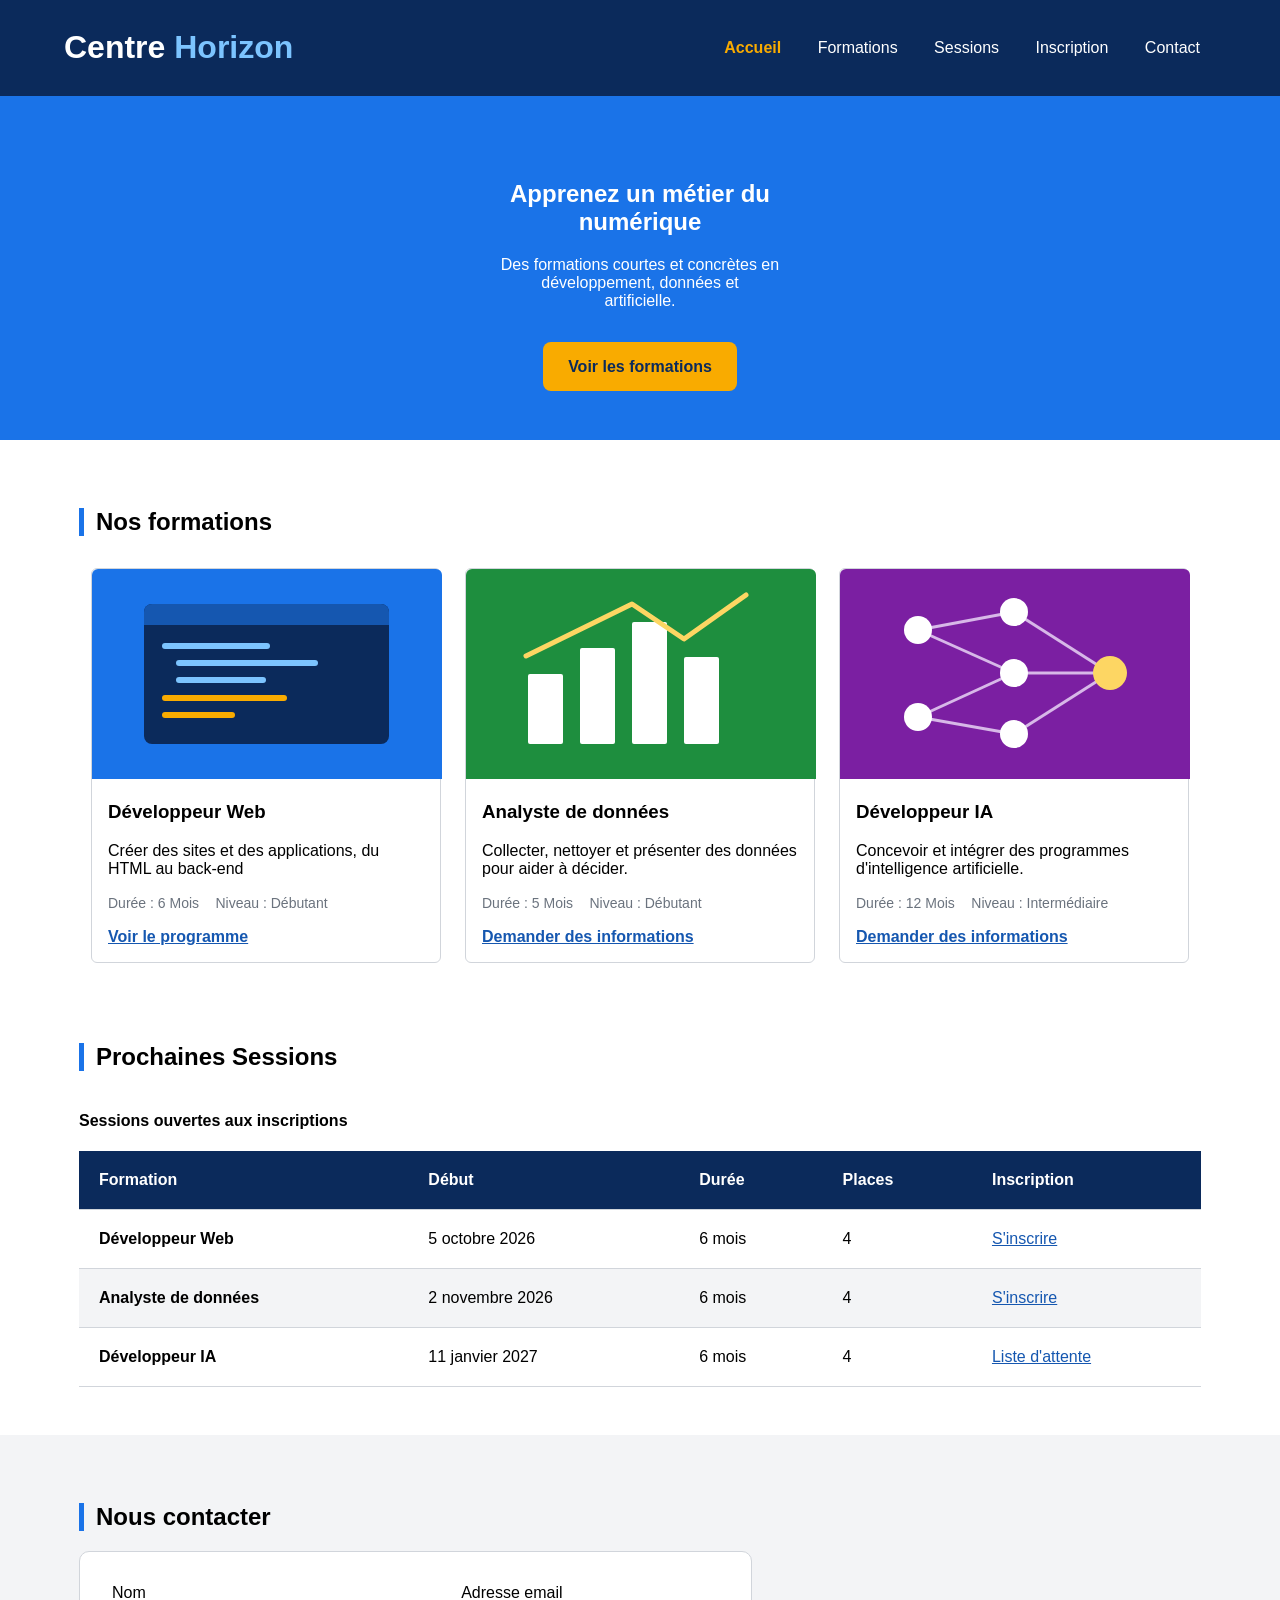
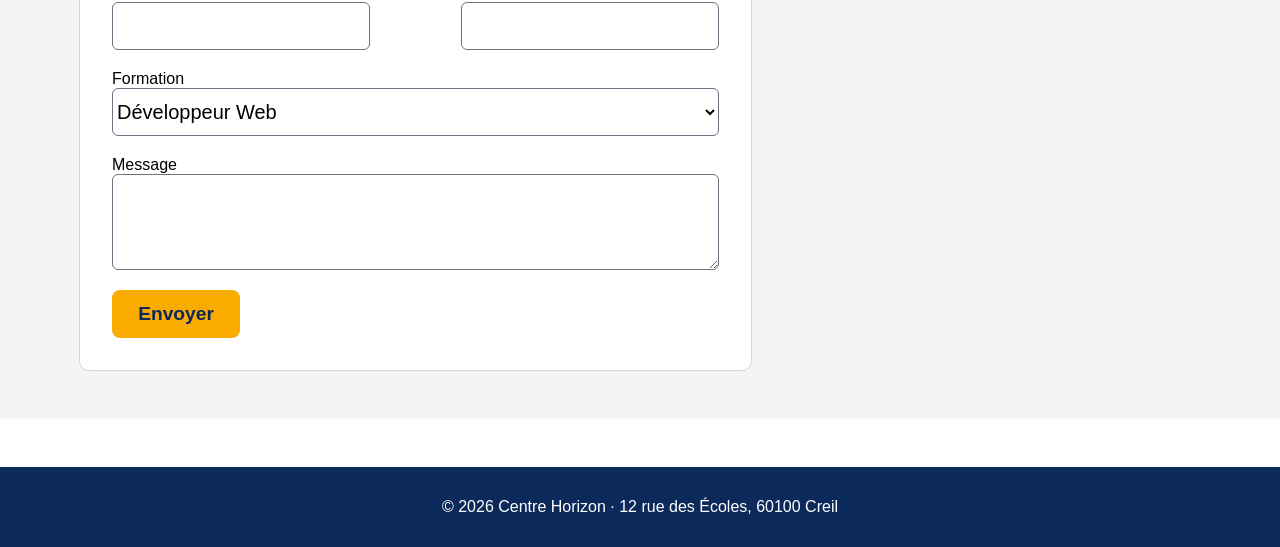
<file: index.html>
<!DOCTYPE html>
<html lang="en">
<head>
    <meta charset="UTF-8">
    <meta name="viewport" content="width=device-width, initial-scale=1.0">
    <link rel="stylesheet" href="css/style.css">
    <title>Centre Horizon - Accueil</title>
</head>
<body class="flex-center">
    <header>
        <h1>Centre <span class="blue-title">Horizon</span></h1>
        <nav>
            <a href="index.html" class="active-page">Accueil</a>
            <a href="formation.html">Formations</a>
            <a href="#">Sessions</a>
            <a href="inscription.html">Inscription</a>
            <a href="#contact">Contact</a>
        </nav>
    </header>
    <section class="home-top">
        <h1>Apprenez un métier du numérique</h1>
        <p>Des formations courtes et concrètes en développement, données et<br>artificielle.</p>
        <a href="formation.html" class="button">Voir les formations</a>
    </section>
    <main>
        <h2>Nos formations</h2>
        <section class="container">
            <div id="card1" class="card">
                <img src="img/dev.svg" alt="">
                <div class="card-text">
                    <h3>Développeur Web</h3>
                    <p>Créer des sites et des applications, du HTML au back-end</p>
                    <p>
                        <span>Durée : 6 Mois</span>
                        <span>Niveau : Débutant</span>
                    </p>
                    <a href="">Voir le programme</a>
                </div>
            </div>
            <div id="card2" class="card">
                <img src="img/data.svg" alt="">
                <div class="card-text">
                    <h3>Analyste de données</h3>
                    <p>Collecter, nettoyer et présenter des données pour aider à décider.</p>
                    <p>
                        <span>Durée : 5 Mois</span>
                        <span>Niveau : Débutant</span>
                    </p>
                    <a href="">Demander des informations</a>
                </div>
            </div>
            <div id="card3" class="card">
                <img src="img/ia.svg" alt="">
                <div class="card-text">
                    <h3>Développeur IA</h3>
                    <p>Concevoir et intégrer des programmes d'intelligence artificielle.</p>
                    <p>
                        <span>Durée : 12 Mois</span>
                        <span>Niveau : Intermédiaire</span>
                    </p>
                    <a href="">Demander des informations</a>
                </div>
            </div>
        </section>
        <section class="home-mid">
            <h2>Prochaines Sessions</h2>
            <div>
                <h4>Sessions ouvertes aux inscriptions</h4>
                <table>
                <thead>
                    <tr>
                        <th>Formation</th>
                        <th>Début</th>
                        <th>Durée</th>
                        <th>Places</th>
                        <th>Inscription</th>
                    </tr>
                </thead>
                <tbody>
                    <tr>
                        <td><strong>Développeur Web</strong></td>
                        <td>5 octobre 2026</td>
                        <td>6 mois</td>
                        <td>4</td>
                        <td><a href="inscription.html" class="blue-link">S'inscrire</a></td>
                    </tr>

                    <tr class="grey-bg">
                        <td><strong>Analyste de données</strong></td>
                        <td>2 novembre 2026</td>
                        <td>6 mois</td>
                        <td>4</td>
                        <td><a href="inscription.html" class="blue-link">S'inscrire</a></td>
                    </tr>

                    <tr>
                        <td><strong>Développeur IA</strong></td>
                        <td>11 janvier 2027</td>
                        <td>6 mois</td>
                        <td>4</td>
                        <td><a href="#" class="blue-link">Liste d'attente</a></td>
                    </tr>
                </tbody>
            </table>
            </div>
        </section>
        <section id="contact" class="home-bottom grey-bg">
            <h2>Nous contacter</h2>
            <form action="post" class="contact-form">
                <div class="contact-top">
                    <div class="input-ctn"><label for="name">Nom</label>
                    <input type="text" id="name"></div>
                    <div class="input-ctn"><label for="email">Adresse email</label>
                    <input type="email" id="email"></div>
                </div>
                <div class="contact-bottom">
                    <label for="formation">Formation</label>
                    <select name="formation" id="formation">
                        <option value="web">Développeur Web</option>
                        <option value="data">Analyste de données</option>
                        <option value="ai">Développeur IA</option>
                    </select>
                    <label for="message">Message</label>
                    <textarea name="message" id="message" cols="20"></textarea>
                </div>
                <input type="submit" value="Envoyer" class="button send-button">
            </form>
        </section>
    </main>
    <footer>
        <p>
            &copy; 2026 Centre Horizon · 12 rue des Écoles, 60100 Creil
        </p>
    </footer>
</body>
</html>
</file>
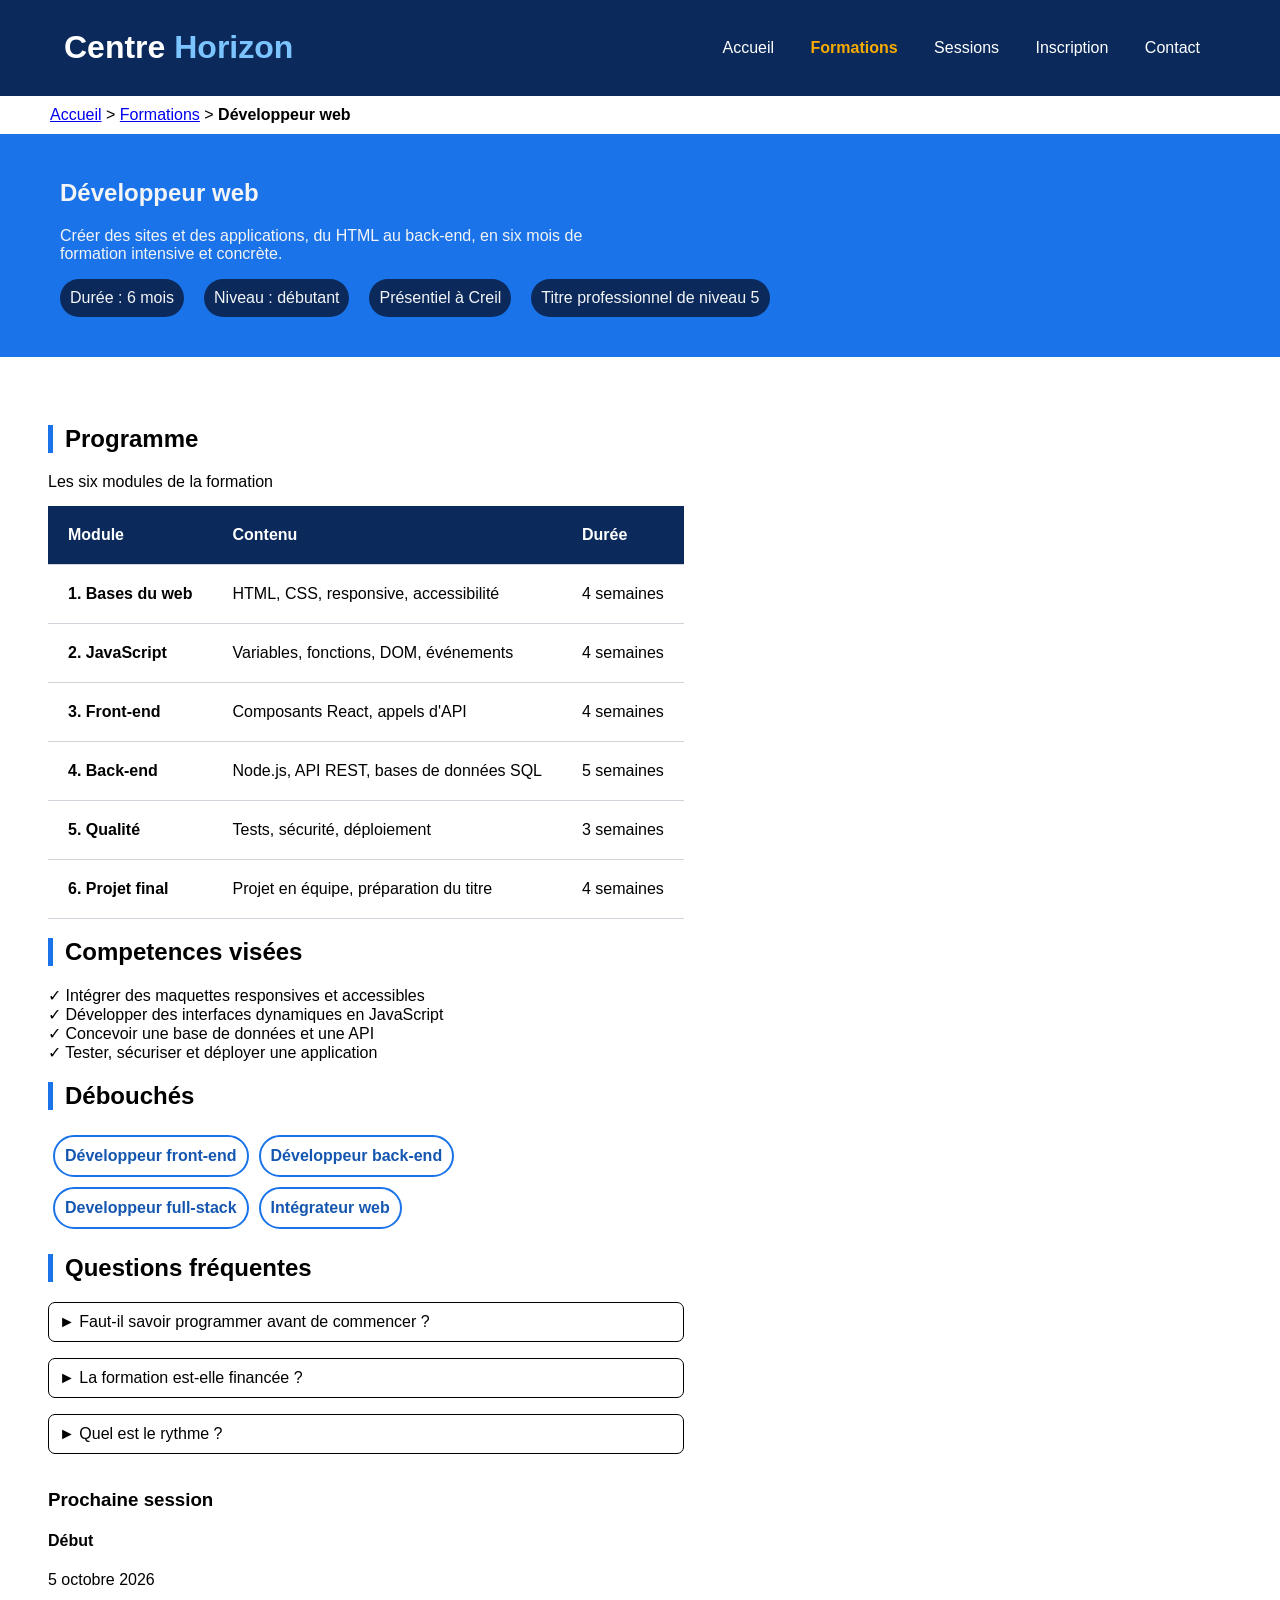
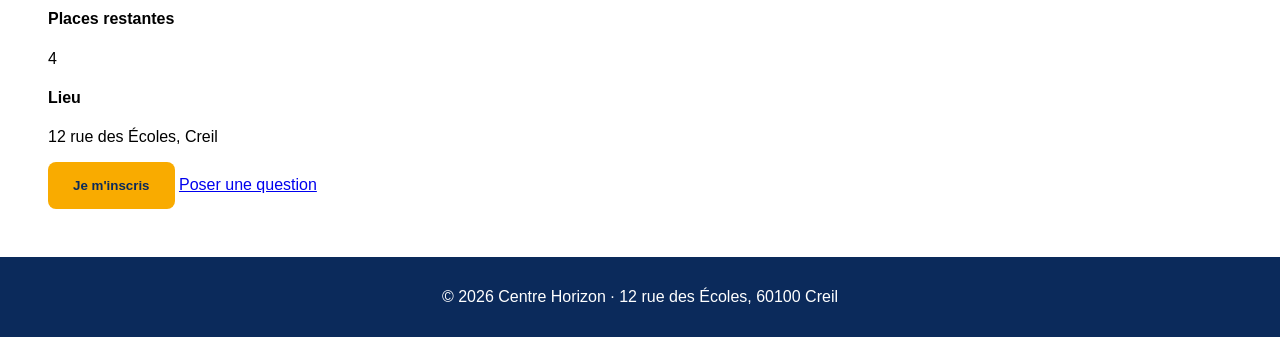
<file: formation.html>
<!DOCTYPE html>
<html lang="fr">
    <head>
        <meta charset="UTF-8">
        <meta name="viewport" content="width=device-width, initial-scale=1.0">
        <title>Centre Horizon - Formation</title>
        <link rel="stylesheet" href="./css/style.css">
    </head>
    <body>
        <header>
            <h1>Centre <span class="blue-title">Horizon</span></h1>
            <nav>
                <a href="index.html">Accueil</a>
                <a href="formation.html" class="active-page">Formations</a>
                <a href="#">Sessions</a>
                <a href="inscription.html">Inscription</a>
                <a href="#">Contact</a>
            </nav>
        </header>

        <section class="fil_Ariane">
            <a href="index.html">Accueil</a>
            >
            <a href="formation.html">Formations</a>
            >
            <strong>
                Développeur web
            </strong>
        </section>

        <section class="formation-top">
            <h1>
                Développeur web
            </h1>
            <p>
                Créer des sites et des applications, du HTML au back-end, en six mois de
                formation intensive et concrète.
            </p>
            <ul class="info-formation">
                <li>Durée : 6 mois</li>
                <li>Niveau : débutant</li>
                <li>Présentiel à Creil</li>
                <li>Titre professionnel de niveau 5</li>
            </ul>
        </section>

        <main>
            <section class="programme">
                <h2>
                    Programme
                </h2>

                <table>
                    <caption> Les six modules de la formation </caption>
                    <thead>
                        <tr>
                            <th>Module</th>
                            <th>Contenu</th>
                            <th>Durée</th>
                        </tr>
                    </thead>
                    <tbody>
                        <tr>
                            <td><strong>1. Bases du web</strong></td>
                            <td>HTML, CSS, responsive, accessibilité</td>
                            <td>4 semaines</td>
                        </tr>
                        <tr>
                            <td><strong>2. JavaScript</strong></td>
                            <td>Variables, fonctions, DOM, événements</td>
                            <td>4 semaines</td>
                        </tr>
                        <tr>
                            <td><strong>3. Front-end</strong></td>
                            <td>Composants React, appels d'API</td>
                            <td>4 semaines</td>
                        </tr>
                        <tr>
                            <td><strong>4. Back-end</strong></td>
                            <td>Node.js, API REST, bases de données SQL</td>
                            <td>5 semaines</td>
                        </tr>
                        <tr>
                            <td><strong>5. Qualité</strong></td>
                            <td>Tests, sécurité, déploiement</td>
                            <td>3 semaines</td>
                        </tr>
                        <tr>
                            <td><strong>6. Projet final</strong></td>
                            <td>Projet en équipe, préparation du titre</td>
                            <td>4 semaines</td>
                        </tr>
                    </tbody>
                </table>
            </section>

            <section class="competences">
                <h2>Competences visées</h2>
                <ul>
                    <li> <span class="check">✓</span> Intégrer des maquettes responsives et accessibles</li>
                    <li> <span class="check">✓</span> Développer des interfaces dynamiques en JavaScript</li>
                    <li> <span class="check">✓</span> Concevoir une base de données et une API</li>
                    <li> <span class="check">✓</span> Tester, sécuriser et déployer une application</li>
                </ul>
            </section>

            <section class="debouches">
                <h2>Débouchés</h2>
                <div>
                    <p>
                        Développeur front-end
                    </p>
                    <p>
                        Développeur back-end
                    </p>
                </div>

                <div>
                    <p>
                        Developpeur full-stack
                    </p>
                    <p>
                        Intégrateur web
                    </p>
                </div>
            </section>

            <section class="questions">
                <h2>Questions fréquentes</h2>
                <p>► Faut-il savoir programmer avant de commencer ?</p>
                <p>► La formation est-elle financée ?</p>
                <p>► Quel est le rythme ?</p>
            </section>

            <aside>
                <section>
                    <h3>Prochaine session</h3>
                    <article>
                        <h4>Début</h4>
                        <p>5 octobre 2026</p>
                    </article>
                    <article>
                        <h4>
                            Places restantes
                        </h4>
                        <p>4</p>
                    </article>
                    <article>
                        <h4>Lieu</h4>
                        <p>12 rue des Écoles, Creil</p>
                    </article>

                    <button class="button">Je m'inscris</button>
                    <a href="#">Poser une question</a>
                </section>
            </aside>
        </main>

        <footer>
            <p>
                &copy; 2026 Centre Horizon · 12 rue des Écoles, 60100 Creil
            </p>
        </footer>
    </body>
</html>
</file>
<file: css/style.css>
* {
    box-sizing: border-box;
}


:root{
    /* Variables permettant de changer les couleurs pour tous les éléments ayant cette couleur */
    --navy-blue: #0b2a5b;
    --blue: #1a73e8;
    --light-blue: #7cc4ff;
    --link-color: #1557b0;
    --link-hover: #5f97e0;
    --yellow: #f9ab00;
    --nav-link-active: #f9ab00;
    --nav-link-hover: #ffd477;
    --button-hover: #ffd477;
    --font-color: #1f2937;
    --grey-bg: #f3f4f6;
    font-family: Arial, Helvetica, sans-serif;
}

body {
    font-family: Arial,sans-serif;
    margin: 0;
}

header{
    display: flex;
    flex-direction: row;
    justify-content: space-between;
    align-items: center;
    background-color: var(--navy-blue);
    color: white;
    padding: 8px 64px;
    width: 100%;
}
nav a {
    margin: 16px;
    color: white;
    text-decoration: none;
    transition-duration: 0.3s;
}
nav a:hover {
    color: var(--nav-link-hover);
}


/*Tim*/
ul {
    list-style: none;
    margin: 0;
    padding: 0;
}


/*Tim*/
.formation-top {
    background-color: var(--blue);
    padding: 25px 0 40px 60px;
    color: var(--grey-bg);
}

/*Tim*/
.formation-top p {
    width: 550px;
}

/*Tim*/
.info-formation {
    display: flex;
    gap: 20px;
}

/*Tim*/
.info-formation li {
    background-color: var(--navy-blue);
    padding: 10px;
    border-radius: 20px;
}

/*Tim*/
.competences i {
    background-color: var(--blue);
    color: white;
    border-radius: 12px;
    font-size: 7px;
    padding: 5px;
    margin: 8px;
}

/*Tim*/
.debouches div {
    display: flex;
}

/*Tim*/
.debouches p {
    border: 2px solid var(--blue);
    border-radius: 50px;
    padding: 10px;
    font-weight: bold;
    color: var(--link-color);
    margin: 5px;
}

/*Tim*/
.questions p {
    border: 1px solid;
    border-radius: 7px;
    padding: 10px;
}

footer {
    color: white;
    background-color: var(--navy-blue);
    text-align: center;
    padding: 15px;
    align-self: stretch;
}


.blue-title{
    color: #7cc4ff;
}

.home-top{
    background-color: var(--blue);
    text-align: center;
    padding: 64px 35%;
    width: 100%;
}

.home-top h1, .home-top p{
    color: white;
}
.home-top p{
    margin-bottom: 48px;
}
.button{
    background-color: var(--yellow);
    border: none;
    cursor: pointer;
    color: var(--navy-blue);
    padding: 16px 25px;
    border-radius: 8px;
    font-weight: 600;
    text-decoration: none;
    transition-duration: 0.3s;
}
.button:hover{
    background-color: var(--button-hover);
    zoom: 110%;
}
h2{
    border-left: 5px solid var(--blue);
    padding: 0 12px;
}
main{
    max-width: max-content;
    display: flex;
    flex-direction: column;
    padding: 48px;
}
.active-page{
    color: var(--nav-link-active);
    font-weight: 600;
}
.container{
    display: flex;
    flex-direction: row;
}
.card{
    max-width: 350px;
    border: 1px solid #d1d5db;
    border-radius: 6px;
    margin: 12px;
}
.card-text{
    margin: 16px;
}
.card a{
    color: var(--link-color);
    font-weight: 600;
    transition-duration: 0.3s;
}
.card a:hover{
    color: var(--link-hover);
}
.card span{
    color: #6b737e;
    font-size: 14px;
    margin-right: 12px;
}
.card img{
    border-top-left-radius: 6px;
    border-top-right-radius: 6px;
}
.flex-center{
    display: flex;
    flex-direction: column;
    align-items: center;
}
.home-bottom{
    position: relative;
    isolation: isolate;
    display: flex;
    flex-direction: column;
    padding: 48px;
    align-self: stretch;
    margin: 0 -48px;
}
.home-mid{
    position: relative;
    isolation: isolate;
    display: flex;
    flex-direction: column;
    padding: 48px;
    align-self: stretch;
    margin: 0 -48px;
}
.home-bottom::before{
    content: "";
    position: absolute;
    z-index: -1;
    top: 0;
    bottom: 0;
    left: 50%;
    width: 100vw;
    transform: translateX(-50%);
    background-color: var(--grey-bg);
}
.blue-link{
    color: var(--link-color);
    transition-duration: 0.3s;
}
.blue-link:hover{
    color: var(--link-hover);
}
table{
    border-collapse: collapse;
    width: 100%;
}

/*Tim*/
caption {
    text-align: left;
    padding-bottom: 15px;
}

td, th{
    padding: 20px;
}
thead{
    background-color: var(--navy-blue);
    color: #fff;
    text-align: left;
}
tr{
    border-bottom: 1px solid #d1d5db;
}
.grey-bg{
    background-color: var(--grey-bg);
}

form{
    display: flex;
    flex-direction: column;
    background-color: #fff;
    border: 1px solid #d1d5db;
    border-radius: 10px;
    padding: 32px;
}
input, select, textarea{
    border: 1px solid #6c7281;
    border-radius: 6px;
}
.contact-form{
    max-width: 60%;
}
.contact-form select{
    min-height: 48px;
    font-size: 20px;
}
.contact-top{
    display: flex;
    flex-direction: row;
    justify-content: space-between;
    margin-bottom: 20px;
}
.contact-bottom{
    display: flex;
    flex-direction: column;
}
.contact-bottom #formation{
    background-color: white;
    margin-bottom: 20px;
}
.contact-bottom #message{
    min-height: 96px;
    margin-bottom: 20px;
    max-width: 100%;
}
.input-ctn{
    display: flex;
    flex-direction: column;
}
.contact-form input{
    height: 48px;
    padding: 8px;
    width: 100%;
    font-size: larger;
}
.contact-form input:focus, .contact-form textarea:focus{
    outline: none;
    border: 1px solid var(--blue);
}
.send-button{
    border: none;
    cursor: pointer;
    max-width: 128px;
    min-height: 48px;
    padding: 10px;
}

/*ALM*/
.fil_Ariane {
padding: 10px;
padding-left:50px ;
}
/*ALM*/
.pre_inscription {
    background-color: #1a73e8;
    color: white;
    padding: 20px;
    padding-left: 50px;
}
/*ALM*/
.explication_inscription {
    display: flex;
    padding: 15px;
    width: 80%;
    margin: 0 auto;
}

/*ALM*/
 .inscription h2 {
    flex-basis: 100%;
    width: 80%;
    margin: 15px auto;
    padding-top: 20px;
}
/*ALM*/
.explication_inscription article {
    border: solid grey 1px ;
    margin: 5px;
    border-radius: 10px;
    padding: 10px;

}

/*ALM*/
.dossier_inscription {
    background-color: #f3f4f6;
    padding-bottom: 40px; 

}
/*ALM*/
.inscription form  {
    width: 80%;
    margin: 0 auto;
    background-color: white;
    border: solid grey 1px ;
    border-radius: 10px;
    padding-bottom: 20px;



    
}



/*ALM*/
.dossier_inscription form {
    padding: 15px;
    
}

.dossier_inscription fieldset {
    border-radius: 10px;
}

/*ALM*/

.formulaire {
    display: flex;
    /* flex-direction: column; */
    /* width: 50%; */
    justify-content: space-around;
    
}

/*ALM*/

.formulaire div, .formulaire2 {
    display: flex;
    flex-direction: column;
    padding: 10px;
    font-weight: bold;
    
}

/*ALM*/

p span {
    font-weight: 400;
}

/*ALM*/
.article_explication p:first-child {
    font-weight: bold;
    font-size: 20px;
}
</file>
